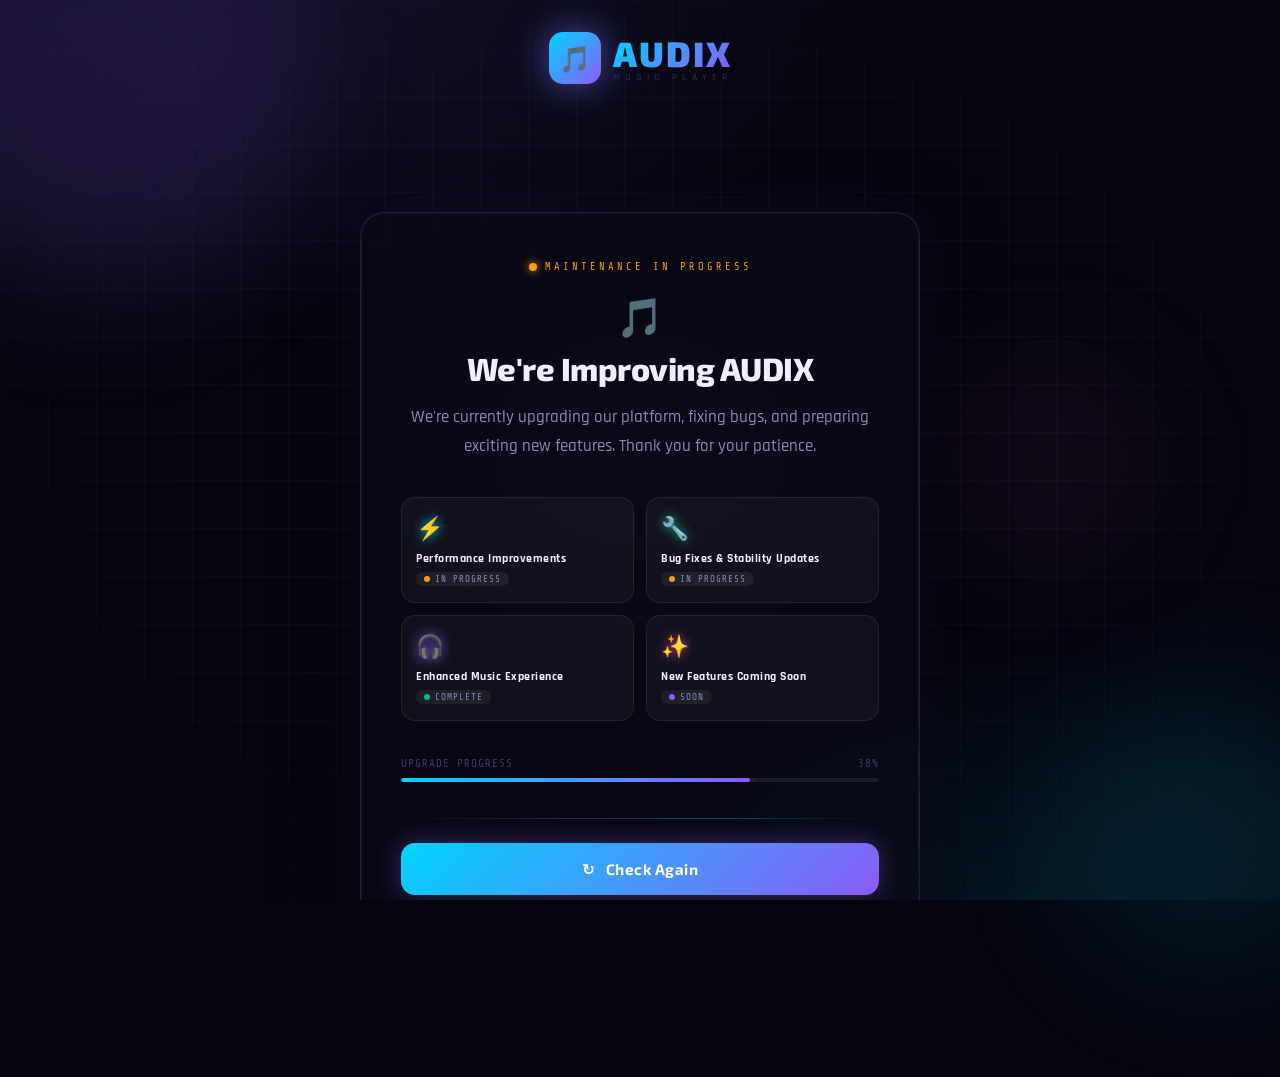
<file: Maintainance.html>
<!DOCTYPE html>
<html lang="en">
<head>
<meta charset="UTF-8">
<meta name="viewport" content="width=device-width, initial-scale=1.0">
<title>AUDIX Music Player — Under Maintenance</title>
<meta name="description" content="AUDIX Music Player is currently undergoing maintenance. We'll be back soon with exciting improvements.">
<meta name="robots" content="noindex, nofollow">
<link rel="preconnect" href="https://fonts.googleapis.com">
<link href="https://fonts.googleapis.com/css2?family=Exo+2:wght@300;400;600;700;800;900&family=Rajdhani:wght@400;500;600;700&family=Share+Tech+Mono&display=swap" rel="stylesheet">
<style>
  /* ── TOKENS ── */
  :root {
    --cyan: #00d4ff;
    --purple: #8b5cf6;
    --pink: #ec4899;
    --green: #10b981;
    --amber: #f59e0b;
    --grad: linear-gradient(135deg, #00d4ff, #8b5cf6);
    --bg: #05050f;
    --bg2: #0a0a18;
    --bg3: #10101f;
    --bg4: #181828;
    --text: #eeeeff;
    --text2: #8888bb;
    --text3: #3a3a60;
    --glass: rgba(255,255,255,0.04);
    --glass2: rgba(255,255,255,0.07);
    --border: rgba(139,92,246,0.2);
  }

  *, *::before, *::after { margin: 0; padding: 0; box-sizing: border-box; }

  html, body {
    height: 100%;
    font-family: 'Exo 2', sans-serif;
    background: var(--bg);
    color: var(--text);
    overflow-x: hidden;
  }

  /* ── BACKGROUND ── */
  .bg-layer {
    position: fixed; inset: 0; z-index: 0;
    background:
      radial-gradient(ellipse 80% 60% at 20% 0%, rgba(139,92,246,0.12) 0%, transparent 60%),
      radial-gradient(ellipse 60% 50% at 80% 100%, rgba(0,212,255,0.08) 0%, transparent 55%),
      radial-gradient(ellipse 40% 40% at 50% 50%, rgba(236,72,153,0.04) 0%, transparent 60%),
      var(--bg);
  }

  /* Animated grid */
  .bg-grid {
    position: fixed; inset: 0; z-index: 0;
    background-image:
      linear-gradient(rgba(139,92,246,0.06) 1px, transparent 1px),
      linear-gradient(90deg, rgba(139,92,246,0.06) 1px, transparent 1px);
    background-size: 48px 48px;
    animation: gridDrift 30s linear infinite;
    mask-image: radial-gradient(ellipse 80% 80% at 50% 50%, black 40%, transparent 100%);
  }
  @keyframes gridDrift {
    0% { transform: translateY(0) }
    100% { transform: translateY(48px) }
  }

  /* Floating orbs */
  .orb {
    position: fixed; border-radius: 50%; filter: blur(60px);
    animation: orbFloat ease-in-out infinite;
    pointer-events: none; z-index: 0;
  }
  .orb-1 { width: 400px; height: 400px; background: rgba(139,92,246,0.12); top: -100px; left: -100px; animation-duration: 18s; animation-delay: 0s; }
  .orb-2 { width: 300px; height: 300px; background: rgba(0,212,255,0.08); bottom: -80px; right: -80px; animation-duration: 22s; animation-delay: -6s; }
  .orb-3 { width: 200px; height: 200px; background: rgba(236,72,153,0.07); top: 40%; right: 10%; animation-duration: 15s; animation-delay: -3s; }
  @keyframes orbFloat {
    0%,100% { transform: translateY(0) scale(1) }
    33% { transform: translateY(-30px) scale(1.05) }
    66% { transform: translateY(20px) scale(0.96) }
  }

  /* ── FLOATING NOTES ── */
  .note {
    position: fixed; font-size: 1.4rem; z-index: 1;
    animation: noteFloat linear infinite;
    pointer-events: none; user-select: none;
    opacity: 0;
  }
  @keyframes noteFloat {
    0%   { opacity: 0; transform: translateY(0) rotate(0deg) scale(0.8); }
    10%  { opacity: 0.5; }
    80%  { opacity: 0.3; }
    100% { opacity: 0; transform: translateY(-110vh) rotate(30deg) scale(1.2); }
  }

  /* ── LAYOUT ── */
  .page {
    position: relative; z-index: 2;
    min-height: 100vh;
    display: flex; flex-direction: column;
    align-items: center; justify-content: center;
    padding: 32px 20px 48px;
    gap: 0;
  }

  /* ── HEADER ── */
  .header {
    text-align: center; margin-bottom: 48px;
    animation: fadeUp 0.8s ease 0.1s both;
  }
  .logo-wrap {
    display: inline-flex; align-items: center; gap: 12px;
    margin-bottom: 8px;
  }
  .logo-icon {
    width: 52px; height: 52px; border-radius: 14px;
    background: var(--grad);
    display: flex; align-items: center; justify-content: center;
    font-size: 1.6rem;
    box-shadow: 0 0 32px rgba(139,92,246,0.5), 0 0 60px rgba(0,212,255,0.2);
    animation: iconPulse 3s ease-in-out infinite;
  }
  @keyframes iconPulse {
    0%,100% { box-shadow: 0 0 32px rgba(139,92,246,0.5), 0 0 60px rgba(0,212,255,0.2); }
    50% { box-shadow: 0 0 48px rgba(139,92,246,0.8), 0 0 80px rgba(0,212,255,0.35); }
  }
  .logo-text {
    font-size: 2.2rem; font-weight: 900; letter-spacing: 2px;
    background: var(--grad); -webkit-background-clip: text; -webkit-text-fill-color: transparent;
  }
  .logo-sub {
    font-family: 'Rajdhani'; font-size: 0.65rem; letter-spacing: 5px;
    color: var(--text3); text-transform: uppercase; display: block; margin-top: -4px;
  }

  /* ── EQ BARS ANIMATION ── */
  .eq-visual {
    display: flex; align-items: flex-end; gap: 4px;
    height: 40px; margin: 0 auto 32px;
    justify-content: center;
    animation: fadeUp 0.8s ease 0.25s both;
  }
  .eq-bar {
    width: 5px; border-radius: 3px;
    background: var(--grad);
    animation: eqDance ease-in-out infinite;
    box-shadow: 0 0 6px rgba(0,212,255,0.4);
  }
  .eq-bar:nth-child(1)  { animation-duration: 0.8s; animation-delay: 0.00s; }
  .eq-bar:nth-child(2)  { animation-duration: 1.1s; animation-delay: 0.10s; }
  .eq-bar:nth-child(3)  { animation-duration: 0.7s; animation-delay: 0.20s; }
  .eq-bar:nth-child(4)  { animation-duration: 1.3s; animation-delay: 0.05s; }
  .eq-bar:nth-child(5)  { animation-duration: 0.9s; animation-delay: 0.30s; }
  .eq-bar:nth-child(6)  { animation-duration: 1.0s; animation-delay: 0.15s; }
  .eq-bar:nth-child(7)  { animation-duration: 0.75s; animation-delay: 0.25s; }
  .eq-bar:nth-child(8)  { animation-duration: 1.2s; animation-delay: 0.08s; }
  .eq-bar:nth-child(9)  { animation-duration: 0.85s; animation-delay: 0.35s; }
  .eq-bar:nth-child(10) { animation-duration: 1.05s; animation-delay: 0.12s; }
  .eq-bar:nth-child(11) { animation-duration: 0.78s; animation-delay: 0.28s; }
  .eq-bar:nth-child(12) { animation-duration: 1.15s; animation-delay: 0.18s; }
  @keyframes eqDance {
    0%,100% { height: 6px; opacity: 0.5; }
    50% { height: 36px; opacity: 1; }
  }

  /* ── MAIN CARD ── */
  .main-card {
    background: rgba(10,10,24,0.7);
    border: 1px solid var(--border);
    border-radius: 24px;
    padding: 48px 40px 40px;
    max-width: 560px; width: 100%;
    backdrop-filter: blur(24px); -webkit-backdrop-filter: blur(24px);
    box-shadow:
      0 0 0 1px rgba(255,255,255,0.04) inset,
      0 32px 80px rgba(0,0,0,0.5),
      0 0 60px rgba(139,92,246,0.08);
    text-align: center;
    animation: fadeUp 0.8s ease 0.2s both;
  }

  .headline {
    font-size: 2rem; font-weight: 800; line-height: 1.2;
    margin-bottom: 16px; letter-spacing: -0.5px;
  }
  .headline .emoji { display: block; font-size: 2.4rem; margin-bottom: 10px; animation: bounce 2s ease-in-out infinite; }
  @keyframes bounce { 0%,100% { transform: translateY(0) } 50% { transform: translateY(-6px) } }

  .description {
    font-size: 1rem; color: var(--text2); line-height: 1.7;
    font-family: 'Rajdhani'; font-size: 1.05rem; font-weight: 500;
    margin-bottom: 36px;
    padding: 0 8px;
  }

  /* ── STATUS CARDS ── */
  .status-grid {
    display: grid; grid-template-columns: 1fr 1fr;
    gap: 12px; margin-bottom: 36px;
  }
  .status-card {
    background: var(--glass);
    border: 1px solid rgba(255,255,255,0.07);
    border-radius: 14px; padding: 16px 14px;
    text-align: left;
    transition: all 0.3s;
    animation: fadeUp 0.6s ease both;
  }
  .status-card:nth-child(1) { animation-delay: 0.35s; }
  .status-card:nth-child(2) { animation-delay: 0.45s; }
  .status-card:nth-child(3) { animation-delay: 0.55s; }
  .status-card:nth-child(4) { animation-delay: 0.65s; }
  .status-card:hover {
    background: var(--glass2);
    border-color: rgba(139,92,246,0.3);
    transform: translateY(-2px);
  }
  .status-icon {
    font-size: 1.4rem; margin-bottom: 8px; display: block;
    filter: drop-shadow(0 0 6px currentColor);
  }
  .status-label {
    font-size: 0.78rem; font-weight: 700;
    font-family: 'Rajdhani'; letter-spacing: 0.5px; color: var(--text);
    line-height: 1.3;
  }
  .status-dot {
    display: inline-block; width: 6px; height: 6px;
    border-radius: 50%; margin-right: 5px; flex-shrink: 0;
    animation: dotPulse 1.5s ease-in-out infinite;
  }
  @keyframes dotPulse { 0%,100% { opacity: 1 } 50% { opacity: 0.3 } }
  .status-badge {
    display: inline-flex; align-items: center;
    margin-top: 6px; background: rgba(255,255,255,0.06);
    border-radius: 20px; padding: 2px 8px;
    font-family: 'Share Tech Mono'; font-size: 0.58rem;
    color: var(--text2); letter-spacing: 1px;
  }

  /* ── PROGRESS BAR ── */
  .progress-section {
    margin-bottom: 32px;
    animation: fadeUp 0.6s ease 0.7s both;
  }
  .progress-label {
    display: flex; justify-content: space-between;
    font-family: 'Share Tech Mono'; font-size: 0.68rem;
    color: var(--text3); letter-spacing: 1px;
    margin-bottom: 8px;
  }
  .progress-track {
    height: 4px; background: rgba(255,255,255,0.08);
    border-radius: 2px; overflow: hidden;
  }
  .progress-fill {
    height: 100%; background: var(--grad);
    border-radius: 2px; width: 0%;
    animation: progressAnim 3s ease 1s forwards;
    box-shadow: 0 0 8px rgba(0,212,255,0.5);
  }
  @keyframes progressAnim { 0% { width: 0% } 100% { width: 73% } }

  /* ── ACTIONS ── */
  .actions {
    display: flex; flex-direction: column; gap: 12px;
    animation: fadeUp 0.6s ease 0.75s both;
  }
  .btn-refresh {
    display: flex; align-items: center; justify-content: center; gap: 10px;
    background: var(--grad); border: none; border-radius: 14px;
    padding: 15px 28px; color: white;
    font-family: 'Exo 2'; font-weight: 700; font-size: 0.95rem;
    letter-spacing: 0.5px; cursor: pointer;
    box-shadow: 0 0 24px rgba(139,92,246,0.4), 0 8px 32px rgba(0,0,0,0.3);
    transition: all 0.2s;
    min-height: 52px; width: 100%;
  }
  .btn-refresh:hover { transform: translateY(-2px); box-shadow: 0 0 36px rgba(139,92,246,0.6), 0 12px 36px rgba(0,0,0,0.4); }
  .btn-refresh:active { transform: translateY(0); }
  .btn-refresh .spin { display: inline-block; transition: transform 0.4s; }
  .btn-refresh:hover .spin { transform: rotate(180deg); }

  .contact-link {
    font-family: 'Rajdhani'; font-size: 0.88rem; color: var(--text2);
    text-decoration: none; transition: color 0.2s;
    display: flex; align-items: center; justify-content: center; gap: 6px;
  }
  .contact-link:hover { color: var(--cyan); }

  /* ── DIVIDER ── */
  .divider {
    height: 1px;
    background: linear-gradient(90deg, transparent, rgba(139,92,246,0.3), rgba(0,212,255,0.3), transparent);
    margin: 36px 0 24px;
  }

  /* ── FOOTER ── */
  .footer {
    text-align: center; margin-top: 32px;
    animation: fadeUp 0.6s ease 0.9s both;
  }
  .footer-logo {
    font-size: 0.75rem; font-weight: 700;
    background: var(--grad); -webkit-background-clip: text; -webkit-text-fill-color: transparent;
    letter-spacing: 2px; margin-bottom: 6px;
  }
  .footer-copy {
    font-family: 'Share Tech Mono'; font-size: 0.62rem;
    color: var(--text3); letter-spacing: 1px;
  }

  /* ── LIVE INDICATOR ── */
  .live-strip {
    display: flex; align-items: center; gap: 8px; justify-content: center;
    margin-bottom: 20px;
    animation: fadeUp 0.6s ease 0.3s both;
  }
  .live-dot {
    width: 8px; height: 8px; border-radius: 50%;
    background: #f59e0b;
    box-shadow: 0 0 8px #f59e0b;
    animation: livePulse 1.4s ease-in-out infinite;
  }
  @keyframes livePulse { 0%,100% { opacity: 1; transform: scale(1) } 50% { opacity: 0.5; transform: scale(0.85) } }
  .live-text {
    font-family: 'Share Tech Mono'; font-size: 0.65rem;
    letter-spacing: 3px; color: #f59e0b; text-transform: uppercase;
  }

  /* ── ANIMATIONS ── */
  @keyframes fadeUp {
    from { opacity: 0; transform: translateY(20px) }
    to { opacity: 1; transform: translateY(0) }
  }

  /* ── RESPONSIVE ── */
  @media (max-width: 480px) {
    .main-card { padding: 36px 24px 32px; border-radius: 20px; }
    .headline { font-size: 1.6rem; }
    .status-grid { grid-template-columns: 1fr 1fr; gap: 10px; }
    .status-card { padding: 14px 12px; }
    .status-label { font-size: 0.72rem; }
    .logo-text { font-size: 1.8rem; }
  }
  @media (max-width: 360px) {
    .status-grid { grid-template-columns: 1fr; }
    .main-card { padding: 28px 18px 24px; }
  }
</style>
</head>
<body>

<!-- BACKGROUND LAYERS -->
<div class="bg-layer"></div>
<div class="bg-grid"></div>
<div class="orb orb-1"></div>
<div class="orb orb-2"></div>
<div class="orb orb-3"></div>

<!-- FLOATING NOTES (injected by JS) -->

<!-- PAGE -->
<div class="page">

  <!-- HEADER -->
  <div class="header">
    <div class="logo-wrap">
      <div class="logo-icon">🎵</div>
      <div>
        <div class="logo-text">AUDIX</div>
        <span class="logo-sub">Music Player</span>
      </div>
    </div>
  </div>

  <!-- EQ BARS -->
  <div class="eq-visual" aria-hidden="true">
    <div class="eq-bar"></div><div class="eq-bar"></div>
    <div class="eq-bar"></div><div class="eq-bar"></div>
    <div class="eq-bar"></div><div class="eq-bar"></div>
    <div class="eq-bar"></div><div class="eq-bar"></div>
    <div class="eq-bar"></div><div class="eq-bar"></div>
    <div class="eq-bar"></div><div class="eq-bar"></div>
  </div>

  <!-- MAIN CARD -->
  <div class="main-card">

    <!-- LIVE STATUS -->
    <div class="live-strip">
      <div class="live-dot"></div>
      <span class="live-text">Maintenance In Progress</span>
    </div>

    <!-- HEADLINE -->
    <div class="headline">
      <span class="emoji">🎵</span>
      We're Improving AUDIX
    </div>

    <!-- DESCRIPTION -->
    <p class="description">
      We're currently upgrading our platform, fixing bugs, and preparing exciting new features.
      Thank you for your patience.
    </p>

    <!-- STATUS CARDS -->
    <div class="status-grid">
      <div class="status-card">
        <span class="status-icon" style="color:#00d4ff">⚡</span>
        <div class="status-label">Performance Improvements</div>
        <div class="status-badge"><span class="status-dot" style="background:#f59e0b"></span>IN PROGRESS</div>
      </div>
      <div class="status-card">
        <span class="status-icon" style="color:#10b981">🔧</span>
        <div class="status-label">Bug Fixes &amp; Stability Updates</div>
        <div class="status-badge"><span class="status-dot" style="background:#f59e0b"></span>IN PROGRESS</div>
      </div>
      <div class="status-card">
        <span class="status-icon" style="color:#8b5cf6">🎧</span>
        <div class="status-label">Enhanced Music Experience</div>
        <div class="status-badge"><span class="status-dot" style="background:#10b981;animation:none"></span>COMPLETE</div>
      </div>
      <div class="status-card">
        <span class="status-icon" style="color:#ec4899">✨</span>
        <div class="status-label">New Features Coming Soon</div>
        <div class="status-badge"><span class="status-dot" style="background:#8b5cf6"></span>SOON</div>
      </div>
    </div>

    <!-- PROGRESS -->
    <div class="progress-section">
      <div class="progress-label">
        <span>UPGRADE PROGRESS</span>
        <span id="progressPct">73%</span>
      </div>
      <div class="progress-track">
        <div class="progress-fill"></div>
      </div>
    </div>

    <!-- DIVIDER -->
    <div class="divider"></div>

    <!-- ACTIONS -->
    <div class="actions">
      <button class="btn-refresh" onclick="location.reload()">
        <span class="spin">↻</span>
        Check Again
      </button>
      <a href="mailto:utilitiesnepal@gmail.com" class="contact-link">
        ✉ utilitiesnepal@gmail.com
      </a>
    </div>

  </div>

  <!-- FOOTER -->
  <div class="footer">
    <div class="footer-logo">AUDIX MUSIC PLAYER</div>
    <div class="footer-copy">© AUDIX Music Player 2026. All rights reserved.</div>
  </div>

</div>

<script>
  // Floating music notes
  const notes = ['♩','♪','♫','♬','🎵','🎶','🎼','🎤'];
  function spawnNote() {
    const el = document.createElement('div');
    el.className = 'note';
    el.textContent = notes[Math.floor(Math.random() * notes.length)];
    el.style.left = Math.random() * 100 + 'vw';
    el.style.bottom = '-40px';
    const dur = 8 + Math.random() * 10;
    el.style.animationDuration = dur + 's';
    el.style.animationDelay = '0s';
    el.style.fontSize = (0.9 + Math.random() * 1.2) + 'rem';
    el.style.opacity = '0';
    const hue = Math.random() > 0.5 ? 'rgba(0,212,255,0.55)' : 'rgba(139,92,246,0.55)';
    el.style.color = hue;
    document.body.appendChild(el);
    setTimeout(() => el.remove(), (dur + 1) * 1000);
  }
  // Spawn notes periodically
  setInterval(spawnNote, 1400);
  setTimeout(spawnNote, 200);
  setTimeout(spawnNote, 700);

  // Animated progress counter
  const pct = document.getElementById('progressPct');
  let n = 0;
  const target = 73;
  const t = setInterval(() => {
    n = Math.min(n + 1, target);
    if (pct) pct.textContent = n + '%';
    if (n >= target) clearInterval(t);
  }, 1000 / target * 3);
</script>

</body>
</html>
</file>
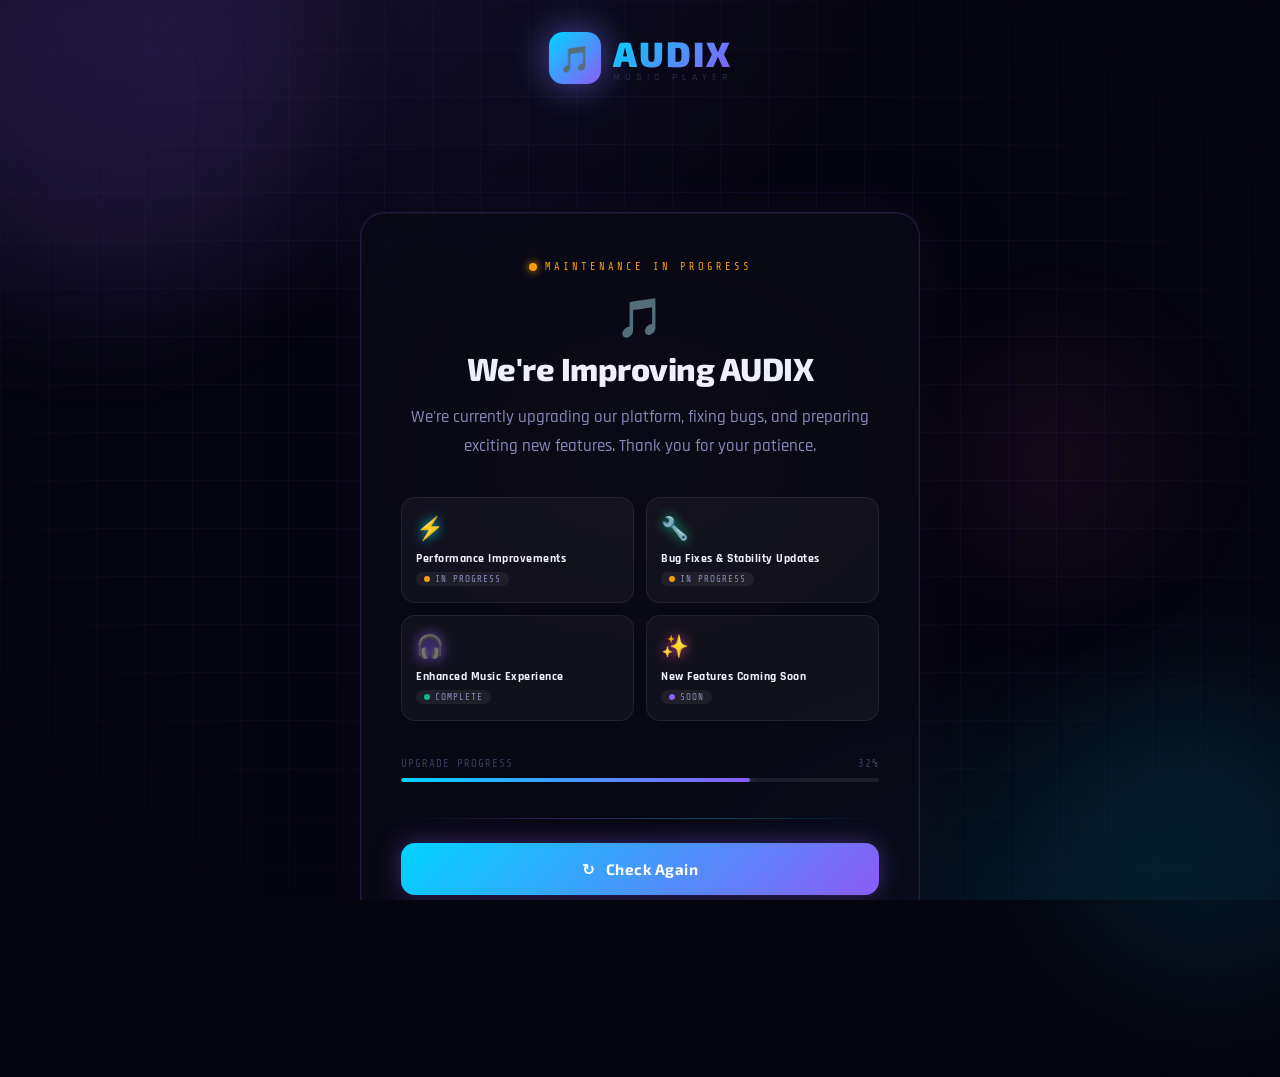
<file: maintenance-redirect.html>
<!DOCTYPE html>
<html lang="en">
<head>
<meta charset="UTF-8">
<meta name="viewport" content="width=device-width, initial-scale=1.0">
<title>AUDIX Music Player — Under Maintenance</title>
<meta name="robots" content="noindex, nofollow">
<!-- Instant redirect to maintenance page -->
<script>
  // Change this to false to disable maintenance mode
  var MAINTENANCE_MODE = true;
  if (MAINTENANCE_MODE) {
    window.location.replace('./maintenance.html');
  }
</script>
<style>
  body { background: #05050f; display: flex; align-items: center; justify-content: center; height: 100vh; margin: 0; font-family: sans-serif; color: #fff; }
  p { opacity: 0.4; font-size: 0.9rem; }
</style>
</head>
<body>
<p>Redirecting to maintenance page…</p>
</body>
</html>
</file>
